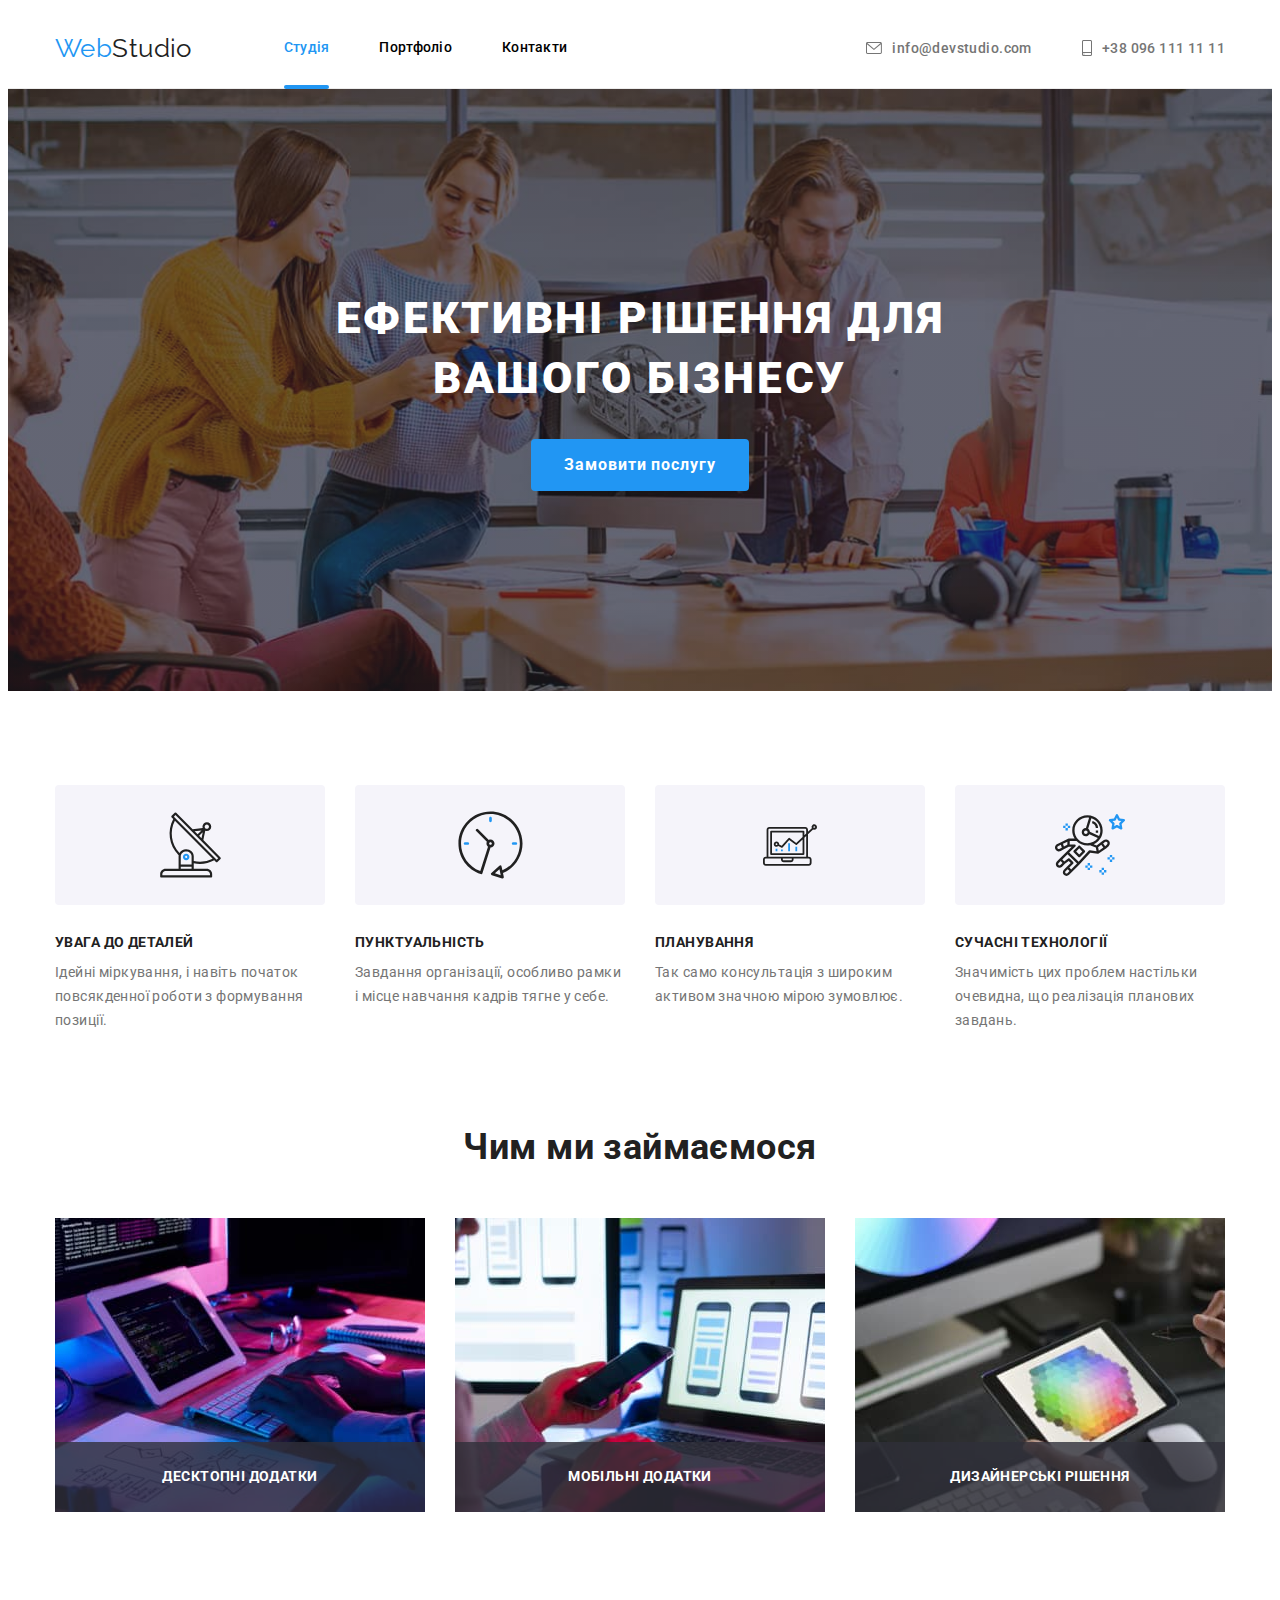
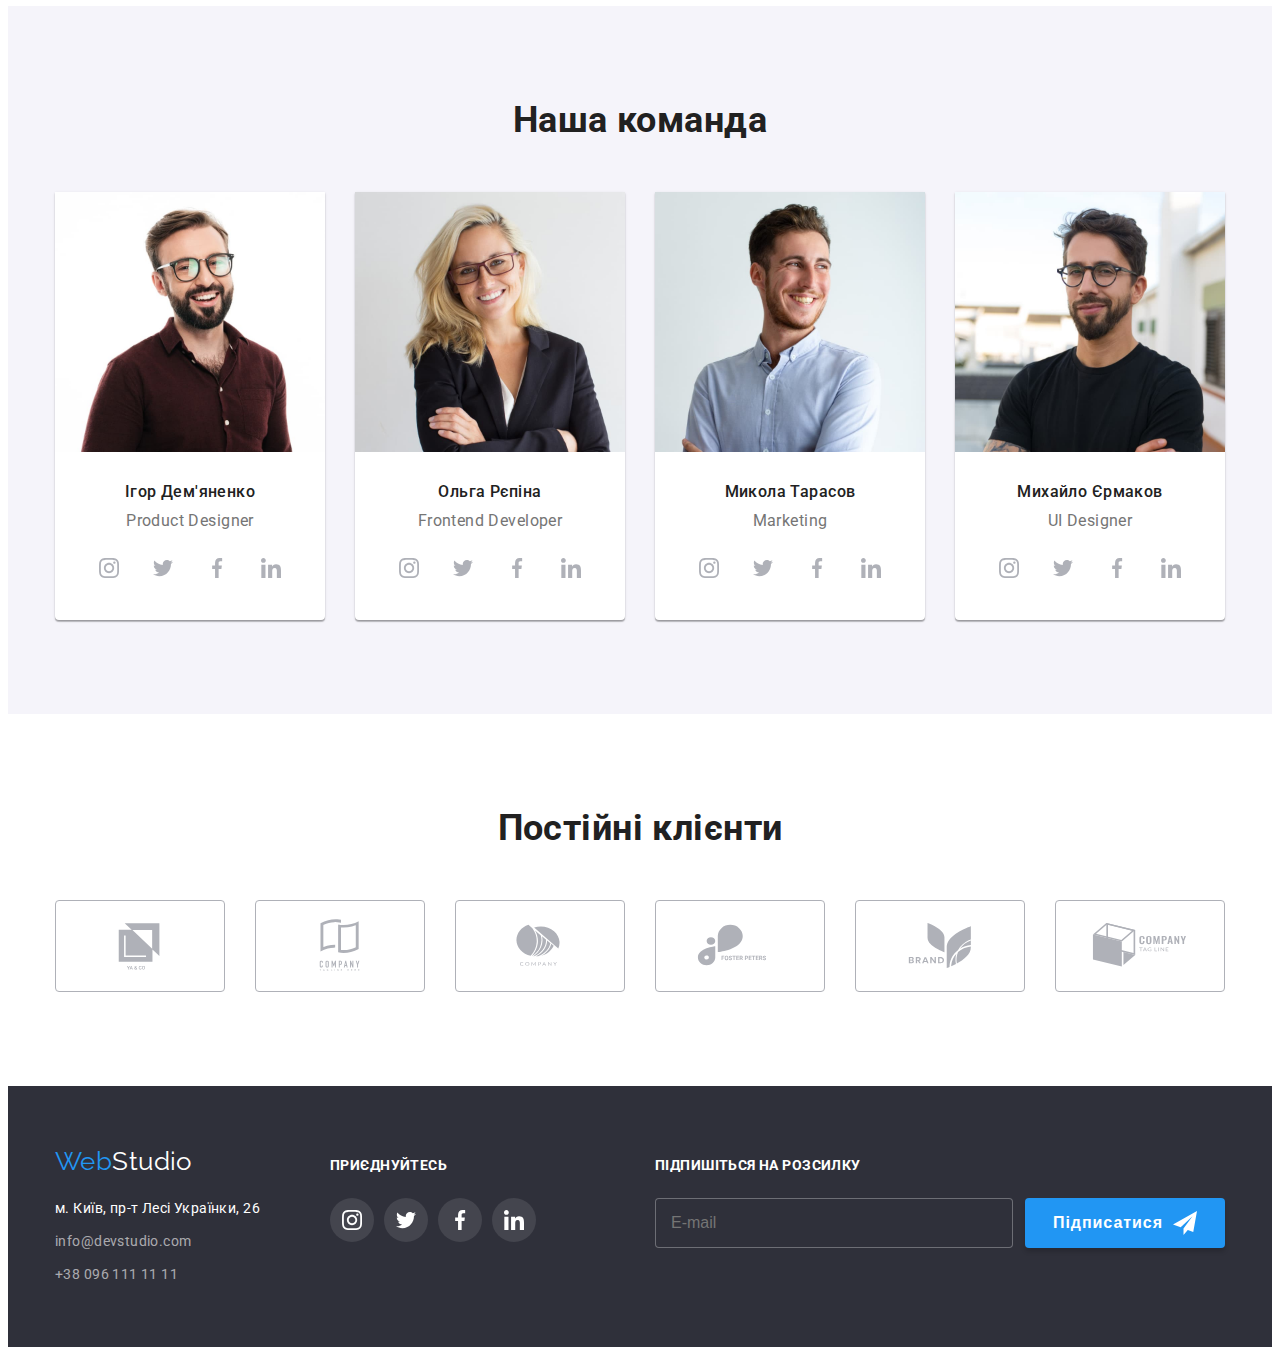
<file: index.html>
<!DOCTYPE html>
<html lang="uk">

<head>
    <meta charset="UTF-8">
    <meta http-equiv="X-UA-Compatible" content="IE=edge">
    <meta name="viewport" content="width=device-width, initial-scale=1.0">
    <title>WebStudio</title>
    <link rel="stylesheet" href="https://cdnjs.cloudflare.com/ajax/libs/modern-normalize/1.1.0/modern-normalize.min.css"
        integrity="sha512-wpPYUAdjBVSE4KJnH1VR1HeZfpl1ub8YT/NKx4PuQ5NmX2tKuGu6U/JRp5y+Y8XG2tV+wKQpNHVUX03MfMFn9Q=="
        crossorigin="anonymous" referrerpolicy="no-referrer" />
    <link rel="preconnect" href="https://fonts.googleapis.com">
    <link rel="preconnect" href="https://fonts.gstatic.com" crossorigin>
    <link
        href="https://fonts.googleapis.com/css2?family=Raleway:wght@700&family=Roboto:wght@400;500;700;900&display=swap"
        rel="stylesheet">
    <link rel="stylesheet" href="./css/style.css">
</head>

<body>
    <header class="main-header">
        <div class="container container-flex">
            <nav class="navigation">
                <a href="#" class="link nav-link"><span class="span">Web</span>Studio</a>
                <ul class="nav-list list">
                    <li class="nav-item">
                        <a href="#" class="link activ">Студія</a>
                    </li>
                    <li class="nav-item">
                        <a href="./portfolio.html" class="link">Портфоліо</a>
                    </li>
                    <li class="nav-item">
                        <a href="#" class="link">Контакти</a>
                    </li>
                </ul>
            </nav>
            <ul class="nav-contact-list list">
                <li class="nav-contact-item">
                    <a href="mailto:info@devstudio.com" class="link nav-icon">
                        <svg class="icon" width="16" height="12">
                            <use href="./images/sprite.svg#icon-envelope"> </use>
                        </svg>
                        info@devstudio.com</a>
                </li>
                <li class="nav-contact-item">
                    <a href="tel:+380961111111" class="link nav-icon">
                        <svg class="icon" width="10" height="16">
                            <use href="./images/sprite.svg#icon-smartphone"> </use>
                        </svg>
                        +38 096 111 11 11</a>
                </li>
            </ul>
        </div>
    </header>
    <main class="main">
        <section class="promo">
            <h1 class="main-title">Ефективні рішення для вашого бізнесу</h1>
            <button data-modal-open type="button" class="button button-promo">Замовити
                послугу</button>
        </section>
        <section class="about-us section">
            <div class="container">
                <h2 class="visually-hidden">Сильні сторони WebStudio</h2>
                <ul class="about-us-list list container-flex">
                    <li class="about-us-item">
                        <div class="about-us-icon-box">
                            <svg width="65" height="70">
                                <use href="./images/sprite.svg#icon-antenna"> </use>
                            </svg>
                        </div>
                        <h3 class="title-about">УВАГА ДО ДЕТАЛЕЙ</h3>
                        <p class="about-us-text">Ідейні міркування, і навіть початок повсякденної роботи з формування
                            позиції.</p>
                    </li>
                    <li class="about-us-item">
                        <div class="about-us-icon-box">
                            <svg width="67" height="70">
                                <use href="./images/sprite.svg#icon-clock"> </use>
                            </svg>
                        </div>
                        <h3 class="title-about">ПУНКТУАЛЬНІСТЬ</h3>
                        <p class="about-us-text">Завдання організації, особливо рамки і місце навчання кадрів тягне у
                            себе.
                        </p>
                    </li>
                    <li class="about-us-item">
                        <div class="about-us-icon-box">
                            <svg width="70" height="54">
                                <use href="./images/sprite.svg#icon-diagram"> </use>
                            </svg>
                        </div>
                        <h3 class="title-about">ПЛАНУВАННЯ</h3>
                        <p class="about-us-text">Так само консультація з широким активом значною мірою зумовлює.</p>
                    </li>
                    <li class="about-us-item">
                        <div class="about-us-icon-box">
                            <svg width="70" height="70">
                                <use href="./images/sprite.svg#icon-astronaut"> </use>
                            </svg>
                        </div>
                        <h3 class="title-about">СУЧАСНІ ТЕХНОЛОГІЇ</h3>
                        <p class="about-us-text">Значимість цих проблем настільки очевидна, що реалізація планових
                            завдань.
                        </p>
                    </li>
                </ul>
            </div>
        </section>
        <section class="our-work">
            <div class="container">
                <h2 class="section-title">Чим ми займаємося</h2>
                <ul class="our-work-list list container-flex">
                    <li class="our-work-item">
                        <img src="./images/box1.jpg" alt="руки людини на клавіатурі" width="370" height="294">
                        <p class="work-subtitle">Десктопні додатки</p>
                    </li>
                    <li class="our-work-item">
                        <img src="./images/box2.jpg" alt="в руці телефон, інша рука на клавіатурі ноутбука" width="370"
                            height="294">
                        <p class="work-subtitle">Мобільні додатки</p>
                    </li>
                    <li class="our-work-item">
                        <img src="./images/box3.jpg" alt="в руках планшет та стілус" width="370" height="294">
                        <p class="work-subtitle">Дизайнерські рішення</p>
                    </li>
                </ul>
            </div>
        </section>
        <section class="team section">
            <div class="container">
                <h2 class="section-title">Наша команда</h2>
                <ul class="team-list list container-flex">
                    <li class="team-item">
                        <img src="./images/img.jpg" alt="фото Ігор Дем'яненко" width="270" height="260">
                        <div class="team-box">
                            <h3 class="team-title">Ігор Дем'яненко</h3>
                            <p class="team-text">Product Designer</p>
                            <ul class="social-list list">
                                <li class="social-item">
                                    <a href="" class="socail-item-link link">
                                        <svg class="socail-item-icon" width="20" height="20">
                                            <use href="./images/sprite.svg#icon-instagram"></use>
                                        </svg>
                                    </a>
                                </li>
                                <li class="social-item">
                                    <a href="" class="socail-item-link link">
                                        <svg class="socail-item-icon" width="20" height="20">
                                            <use href="./images/sprite.svg#icon-twitter"></use>
                                        </svg>
                                    </a>
                                </li>
                                <li class="social-item">
                                    <a href="" class="socail-item-link link">
                                        <svg class="socail-item-icon" width="20" height="20">
                                            <use href="./images/sprite.svg#icon-facebook"></use>
                                        </svg>
                                    </a>
                                </li>
                                <li class="social-item">
                                    <a href="" class="socail-item-link link">
                                        <svg class="socail-item-icon" width="20" height="20">
                                            <use href="./images/sprite.svg#icon-linkedin"></use>
                                        </svg>
                                    </a>
                                </li>
                            </ul>
                        </div>
                    </li>
                    <li class="team-item">
                        <img src="./images/img2.jpg" alt="фото Ольга Рєпіна" width="270" height="260">
                        <div class="team-box">
                            <h3 class="team-title">Ольга Рєпіна</h3>
                            <p class="team-text">Frontend Developer</p>
                            <ul class="social-list list">
                                <li class="social-item">
                                    <a href="" class="socail-item-link link">
                                        <svg class="socail-item-icon" width="20" height="20">
                                            <use href="./images/sprite.svg#icon-instagram"></use>
                                        </svg>
                                    </a>
                                </li>
                                <li class="social-item">
                                    <a href="" class="socail-item-link link">
                                        <svg class="socail-item-icon" width="20" height="20">
                                            <use href="./images/sprite.svg#icon-twitter"></use>
                                        </svg>
                                    </a>
                                </li>
                                <li class="social-item">
                                    <a href="" class="socail-item-link link">
                                        <svg class="socail-item-icon" width="20" height="20">
                                            <use href="./images/sprite.svg#icon-facebook"></use>
                                        </svg>
                                    </a>
                                </li>
                                <li class="social-item">
                                    <a href="" class="socail-item-link link">
                                        <svg class="socail-item-icon" width="20" height="20">
                                            <use href="./images/sprite.svg#icon-linkedin"></use>
                                        </svg>
                                    </a>
                                </li>
                            </ul>
                        </div>
                    </li>
                    <li class="team-item">
                        <img src="./images/img3.jpg" alt="фото Микола Тарасов" width="270" height="260">
                        <div class="team-box">
                            <h3 class="team-title">Микола Тарасов</h3>
                            <p class="team-text">Marketing</p>
                            <ul class="social-list list">
                                <li class="social-item">
                                    <a href="" class="socail-item-link link">
                                        <svg class="socail-item-icon" width="20" height="20">
                                            <use href="./images/sprite.svg#icon-instagram"></use>
                                        </svg>
                                    </a>
                                </li>
                                <li class="social-item">
                                    <a href="" class="socail-item-link link">
                                        <svg class="socail-item-icon" width="20" height="20">
                                            <use href="./images/sprite.svg#icon-twitter"></use>
                                        </svg>
                                    </a>
                                </li>
                                <li class="social-item">
                                    <a href="" class="socail-item-link link">
                                        <svg class="socail-item-icon" width="20" height="20">
                                            <use href="./images/sprite.svg#icon-facebook"></use>
                                        </svg>
                                    </a>
                                </li>
                                <li class="social-item">
                                    <a href="" class="socail-item-link link">
                                        <svg class="socail-item-icon" width="20" height="20">
                                            <use href="./images/sprite.svg#icon-linkedin"></use>
                                        </svg>
                                    </a>
                                </li>
                            </ul>
                        </div>
                    </li>
                    <li class="team-item">
                        <img src="./images/img4.jpg" alt="фото Михайло Єрмаков" width="270" height="260">
                        <div class="team-box">
                            <h3 class="team-title">Михайло Єрмаков</h3>
                            <p class="team-text">UI Designer</p>
                            <ul class="social-list list">
                                <li class="social-item">
                                    <a href="" class="socail-item-link link">
                                        <svg class="socail-item-icon" width="20" height="20">
                                            <use href="./images/sprite.svg#icon-instagram"></use>
                                        </svg>
                                    </a>
                                </li>
                                <li class="social-item">
                                    <a href="" class="socail-item-link link">
                                        <svg class="socail-item-icon" width="20" height="20">
                                            <use href="./images/sprite.svg#icon-twitter"></use>
                                        </svg>
                                    </a>
                                </li>
                                <li class="social-item">
                                    <a href="" class="socail-item-link link">
                                        <svg class="socail-item-icon" width="20" height="20">
                                            <use href="./images/sprite.svg#icon-facebook"></use>
                                        </svg>
                                    </a>
                                </li>
                                <li class="social-item">
                                    <a href="" class="socail-item-link link">
                                        <svg class="socail-item-icon" width="20" height="20">
                                            <use href="./images/sprite.svg#icon-linkedin"></use>
                                        </svg>
                                    </a>
                                </li>
                            </ul>
                        </div>
                    </li>
                </ul>
            </div>
        </section>

        <section class="clients">
            <div class="container">
                <h2 class="section-title">Постійні клієнти</h2>
                <ul class="clients-list list">
                    <li class="clients-item">
                        <a href="" class="clients-item-link link">
                            <svg class="clients-item-icon" width="106" height="60">
                                <use href="./images/sprite.svg#icon-Logo-1"></use>
                            </svg>
                        </a>
                    </li>
                    <li class="clients-item">
                        <a href="" class="clients-item-link link">
                            <svg class="clients-item-icon" width="106" height="60">
                                <use href="./images/sprite.svg#icon-Logo-2"></use>
                            </svg>
                        </a>
                    </li>
                    <li class="clients-item">
                        <a href="" class="clients-item-link link">
                            <svg class="clients-item-icon" width="106" height="60">
                                <use href="./images/sprite.svg#icon-Logo-3"></use>
                            </svg>
                        </a>
                    </li>
                    <li class="clients-item">
                        <a href="" class="clients-item-link link">
                            <svg class="clients-item-icon" width="106" height="60">
                                <use href="./images/sprite.svg#icon-Logo-4"></use>
                            </svg>
                        </a>
                    </li>
                    <li class="clients-item">
                        <a href="" class="clients-item-link link">
                            <svg class="clients-item-icon" width="106" height="60">
                                <use href="./images/sprite.svg#icon-Logo-5"></use>
                            </svg>
                        </a>
                    </li>
                    <li class="clients-item">
                        <a href="" class="clients-item-link link">
                            <svg class="clients-item-icon" width="106" height="60">
                                <use href="./images/sprite.svg#icon-Logo-6"></use>
                            </svg>
                        </a>
                    </li>
                </ul>
            </div>
        </section>
    </main>
    <footer class="main-footer">
        <div class="container  flex-footer">
            <div>
                <a href="./index.html" class="nav-link link-footer"><span class="span">Web</span>Studio</a>
                <address class="address">
                    <ul class="address-list list">
                        <li class="address-item"><a href="https://goo.gl/maps/CPtrU1FHBa2aNyZL9" target="_blank"
                                rel="noopener noreferrer" class="link">м. Київ, пр-т Лесі Українки, 26</a> </li>
                        <li class="address-item address-item-nav"><a href="mailto:info@devstudio.com"
                                class="link">info@devstudio.com</a>
                        </li>
                        <li class="address-item address-item-nav"><a href="tel:+380961111111" class="link">
                                +38 096 111 11 11</a>
                        </li>
                    </ul>
                </address>
            </div>
            <div class="social-box">
                <p class="social-text">приєднуйтесь</p>
                <ul class="social-list list social-list-footer">
                    <li class="social-item social-item-footer">
                        <a href="" class="socail-item-link socail-item-link-footer link">
                            <svg class="socail-item-icon" width="20" height="20">
                                <use href="./images/sprite.svg#icon-instagram"></use>
                            </svg>
                        </a>
                    </li>
                    <li class="social-item social-item-footer">
                        <a href="" class="socail-item-link socail-item-link-footer link">
                            <svg class="socail-item-icon" width="20" height="20">
                                <use href="./images/sprite.svg#icon-twitter"></use>
                            </svg>
                        </a>
                    </li>
                    <li class="social-item social-item-footer">
                        <a href="" class="socail-item-link socail-item-link-footer link">
                            <svg class="socail-item-icon" width="20" height="20">
                                <use href="./images/sprite.svg#icon-facebook"></use>
                            </svg>
                        </a>
                    </li>
                    <li class="social-item social-item-footer">
                        <a href="" class="socail-item-link socail-item-link-footer link">
                            <svg class="socail-item-icon" width="20" height="20">
                                <use href="./images/sprite.svg#icon-linkedin"></use>
                            </svg>
                        </a>
                    </li>
                </ul>
            </div>

            <form class="social-form">
                <label class="social-form-label">
                    <strong class="social-text text-footer-form">Підпишіться на розсилку</strong>
                    <input type="email" class="footer-form-input" name="e-mail" placeholder="E-mail">
                </label>
                <button type="submit" class="footer-form-button">
                    <span class="footer-span">Підписатися</span>
                    <svg class="footer-form-icon" width="24" height="24">
                        <use href="./images/sprite.svg#icon-icon-send"></use>
                    </svg>
                </button>
            </form>


        </div>
    </footer>
    <div class="backdrop is-hidden" data-modal>
        <div class="modal">
            <button data-modal-close class="btn-close" type="button">
                <svg class="modal-icon" width="18" height="18">
                    <use href="./images/sprite.svg#icon-close"></use>
                </svg>
            </button>
            <p class="modal-form-title">Залиште свої дані, ми вам передзвонимо</p>
            <form class="modal-form">
                <label class="modal-form-label">
                    <span class="modal-form-caption">Імʼя</span>
                    <span class="modal-form-input-span">
                        <input type="text" class="modal-form-input" name="user_name">
                        <svg class="modal-form-input-icon" width="18" height="18">
                            <use href="./images/sprite.svg#icon-person"></use>
                        </svg>
                    </span>
                </label>
                <label class="modal-form-label">
                    <span class="modal-form-caption">Телефон</span>
                    <span class="modal-form-input-span">
                        <input type="tel" class="modal-form-input" title="xxx-xxx-xx-xx" name="user_phone">
                        <svg class="modal-form-input-icon" width="18" height="18">
                            <use href="./images/sprite.svg#icon-phone"></use>
                        </svg>
                    </span>
                </label>
                <label class="modal-form-label">
                    <span class="modal-form-caption">Пошта</span>
                    <span class="modal-form-input-span">
                        <input type="email" class="modal-form-input" title="" name="user_email">
                        <svg class="modal-form-input-icon" width="18" height="18">
                            <use href="./images/sprite.svg#icon-email"></use>
                        </svg>
                    </span>
                </label>
                <label class="modal-form-label">
                    <span class="modal-form-caption">Коментар</span>
                    <textarea name="user_message" class="modal-form-message" placeholder="Введіть текст"></textarea>
                </label>

                <div class="modal-form-checkbox">
                    <input type="checkbox" class="modal-form-own-checkbox visually-hidden" id="accept-checkbox"
                        name="accept-policy" required>
                    <label for="accept-checkbox" class="modal-checkbox">
                        Погоджуюся з розсилкою та приймаю&nbsp;<a class="modal-link" href="">Умови договору</a>
                    </label>
                </div>

                <button type="submit" class="modal-form-sumbit">Відправити</button>
            </form>
        </div>
    </div>

    <script src="./js/modal.js"></script>
</body>

</html>
</file>
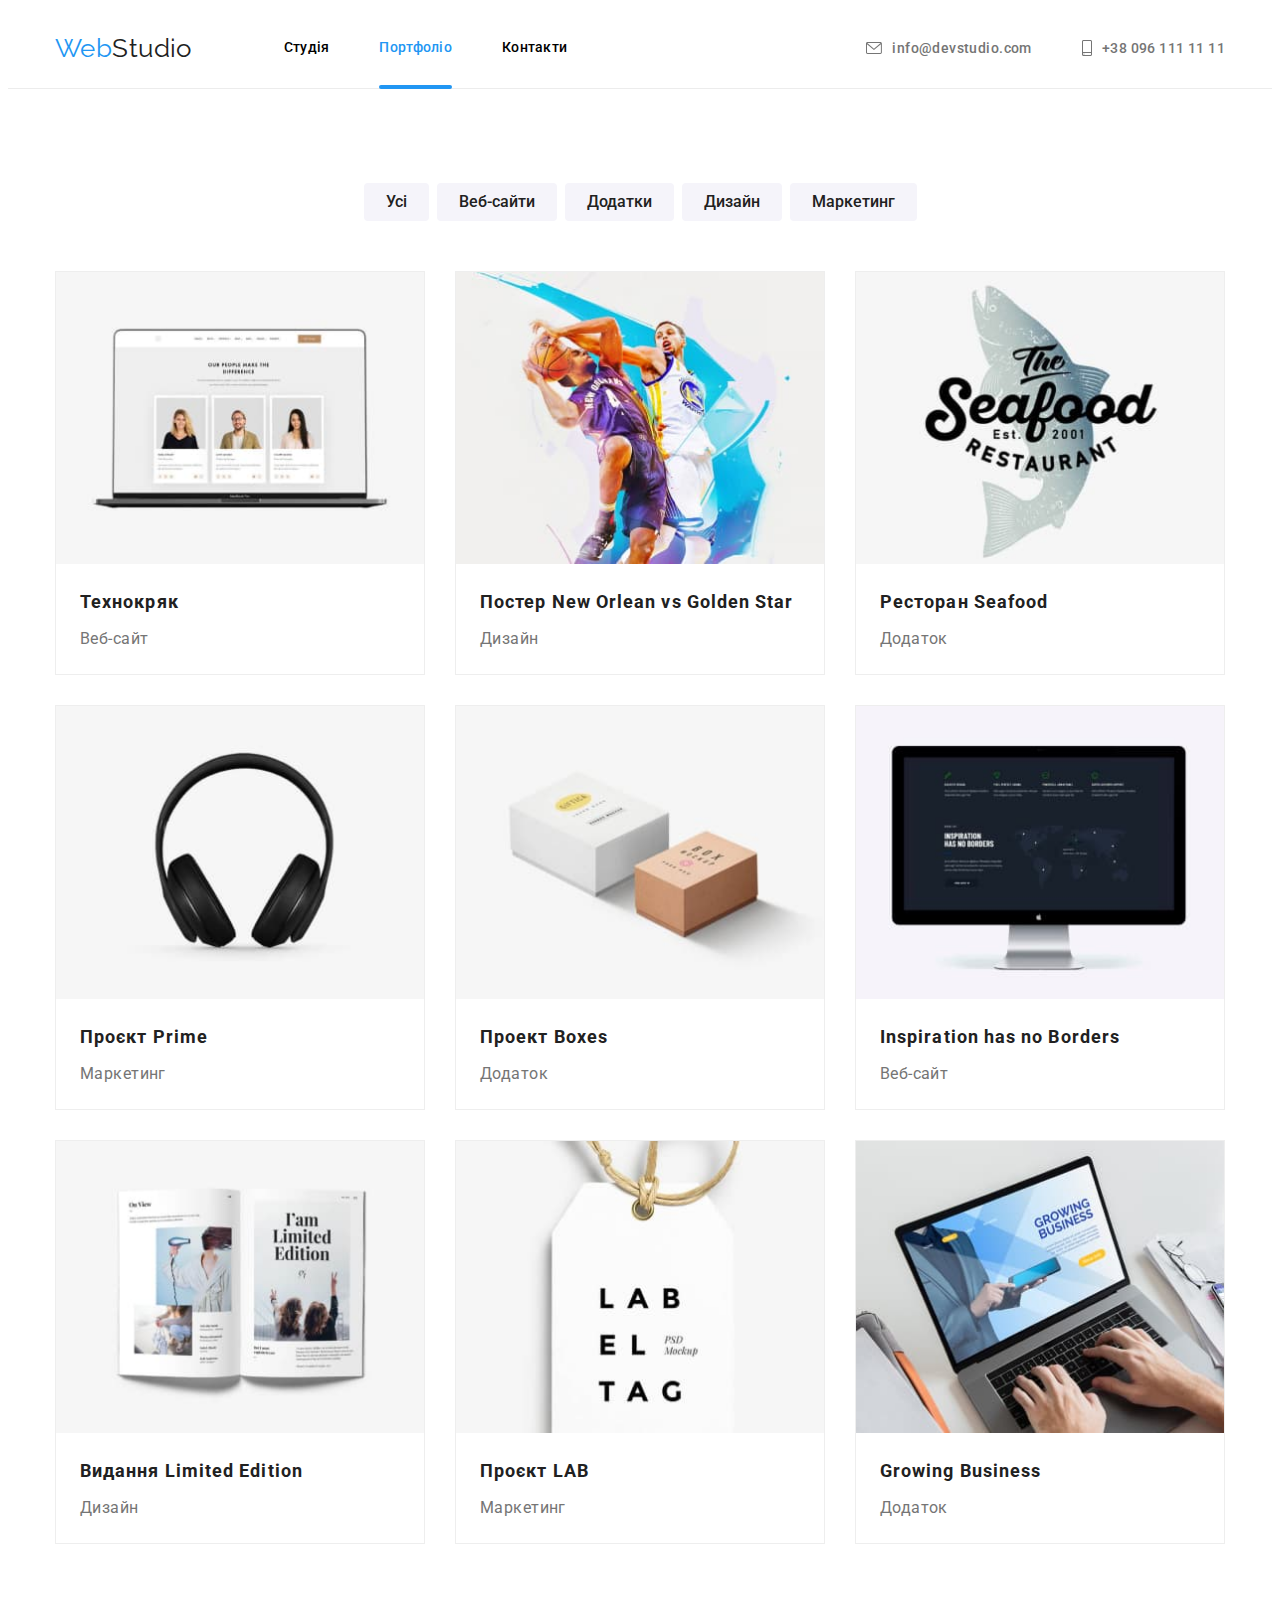
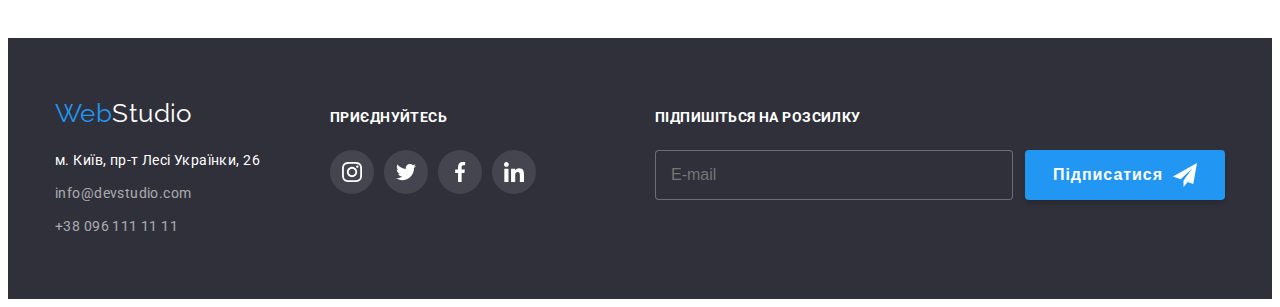
<file: portfolio.html>
<!DOCTYPE html>
<html lang="uk">

<head>
    <meta charset="UTF-8">
    <meta http-equiv="X-UA-Compatible" content="IE=edge">
    <meta name="viewport" content="width=device-width, initial-scale=1.0">
    <title>Портфоліо</title>
    <link rel="stylesheet" href="https://cdnjs.cloudflare.com/ajax/libs/modern-normalize/1.1.0/modern-normalize.min.css"
        integrity="sha512-wpPYUAdjBVSE4KJnH1VR1HeZfpl1ub8YT/NKx4PuQ5NmX2tKuGu6U/JRp5y+Y8XG2tV+wKQpNHVUX03MfMFn9Q=="
        crossorigin="anonymous" referrerpolicy="no-referrer" />
    <link rel="preconnect" href="https://fonts.googleapis.com">
    <link rel="preconnect" href="https://fonts.gstatic.com" crossorigin>
    <link
        href="https://fonts.googleapis.com/css2?family=Raleway:wght@700&family=Roboto:wght@400;500;700;900&display=swap"
        rel="stylesheet">
    <link rel="stylesheet" href="./css/style.css">

</head>

<body>
    <header class="main-header">
        <div class="container container-flex">
            <nav class="navigation">
                <a href="./index.html" class="link nav-link"><span class="span">Web</span>Studio</a>
                <ul class="nav-list list">
                    <li class="nav-item">
                        <a href="./index.html" class="link">Студія</a>
                    </li>
                    <li class="nav-item">
                        <a href="#" class="link activ current">Портфоліо</a>
                    </li>
                    <li class="nav-item">
                        <a href="#" class="link">Контакти</a>
                    </li>
                </ul>
            </nav>
            <ul class="nav-contact-list list">
                <li class="nav-contact-item">
                    <a href="mailto:info@devstudio.com" class="link nav-icon">
                        <svg class="icon" width="16" height="12">
                            <use href="./images/sprite.svg#icon-envelope"> </use>
                        </svg>
                        info@devstudio.com</a>
                </li>
                <li class="nav-contact-item">
                    <a href="tel:+380961111111" class="link nav-icon">
                        <svg class="icon" width="10" height="16">
                            <use href="./images/sprite.svg#icon-smartphone"> </use>
                        </svg>
                        +38 096 111 11 11</a>
                </li>
            </ul>
        </div>
    </header>
    <main class="main-porfolio">
        <section class="porfolio section">
            <div class="container">
                <h1 class="visually-hidden">Портфоліо</h1>
                <ul class="porfolio-button-list list container-flex">
                    <li class="porfolio-button-item"><button type="button" class="button button-porfolio">Усі</button>
                    </li>
                    <li class="porfolio-button-item"><button type="button"
                            class="button button-porfolio">Веб-сайти</button>
                    </li>
                    <li class="porfolio-button-item"><button type="button"
                            class="button button-porfolio">Додатки</button>
                    </li>
                    <li class="porfolio-button-item"><button type="button"
                            class="button button-porfolio">Дизайн</button>
                    </li>
                    <li class="porfolio-button-item"><button type="button"
                            class="button button-porfolio">Маркетинг</button>
                    </li>
                </ul>
                <ul class="our-works-list list">
                    <li class="our-works-item">
                        <a href="#" class="link-works">
                            <div class="works-card">
                                <img src="./images/list1.jpg" alt="На мониторі зображення людей" width="370"
                                    height="294">
                                <p class="over-text">
                                    Ресурс пропонує комплексні пропозиції з різним рівнем функціоналу та сервісів. Все
                                    це дозволить відвідувачу отримати
                                    вичерпні відомості про компанію чи приватну особу.
                                </p>
                            </div>
                            <div class="works-box">
                                <h2 class="our-work-title">Технокряк</h2>
                                <p class="work-text">Веб-сайт</p>
                            </div>
                        </a>
                    </li>
                    <li class="our-works-item">
                        <a href="#" class="link-works">
                            <div class="works-card">
                                <img src="./images/list2.jpg" alt="Постер з болейболістами" width="370" height="294">
                                <p class="over-text">
                                    Lorem ipsum dolor sit amet consectetur adipisicing elit. Nam hic
                                    distinctio quidem quos odit fuga iusto et similique minima? Numquam amet modi at
                                    dolorum corporis? Exercitationem blanditiis nostrum laboriosam quaerat.
                                </p>
                            </div>
                            <div class="works-box">
                                <h2 class="our-work-title">Постер New Orlean vs Golden Star</h2>
                                <p class="work-text">Дизайн</p>
                            </div>
                        </a>
                    </li>
                    <li class="our-works-item">
                        <a href="#" class="link-works">
                            <div class="works-card">
                                <img src="./images/list3.jpg" alt="Логотип рибного ресторана Seafood" width="370"
                                    height="294">
                                <p class="over-text">
                                    Lorem ipsum dolor sit amet consectetur adipisicing elit. Nam hic
                                    distinctio quidem quos odit fuga iusto et similique minima? Numquam amet modi at
                                    dolorum corporis? Exercitationem blanditiis nostrum laboriosam quaerat.
                                </p>
                            </div>
                            <div class="works-box">
                                <h2 class="our-work-title">Ресторан Seafood</h2>
                                <p class="work-text">Додаток</p>
                            </div>
                        </a>
                    </li>
                    <li class="our-works-item">
                        <a href="#" class="link-works">
                            <div class="works-card">
                                <img src="./images/list4.jpg" alt="Навушники" width="370" height="294">
                                <p class="over-text">
                                    Lorem ipsum dolor sit amet consectetur adipisicing elit. Nam hic
                                    distinctio quidem quos odit fuga iusto et similique minima? Numquam amet modi at
                                    dolorum corporis? Exercitationem blanditiis nostrum laboriosam quaerat.
                                </p>
                            </div>
                            <div class="works-box">
                                <h2 class="our-work-title">Проєкт Prime</h2>
                                <p class="work-text">Маркетинг</p>
                            </div>
                        </a>
                    </li>
                    <li class="our-works-item">
                        <a href="#" class="link-works">
                            <div class="works-card">
                                <img src="./images/list5.jpg" alt="Дві коробочки" width="370" height="294">
                                <p class="over-text">
                                    Lorem ipsum dolor sit amet consectetur adipisicing elit. Nam hic
                                    distinctio quidem quos odit fuga iusto et similique minima? Numquam amet modi at
                                    dolorum corporis? Exercitationem blanditiis nostrum laboriosam quaerat.
                                </p>
                            </div>
                            <div class="works-box">
                                <h2 class="our-work-title">Проект Boxes</h2>
                                <p class="work-text">Додаток</p>
                            </div>
                        </a>
                    </li>
                    <li class="our-works-item">
                        <a href="#" class="link-works">
                            <div class="works-card">
                                <img src="./images/list6.jpg" alt="Монитор" width="370" height="294">
                                <p class="over-text">
                                    Lorem ipsum dolor sit amet consectetur adipisicing elit. Nam hic
                                    distinctio quidem quos odit fuga iusto et similique minima? Numquam amet modi at
                                    dolorum corporis? Exercitationem blanditiis nostrum laboriosam quaerat.
                                </p>
                            </div>
                            <div class="works-box">
                                <h2 class="our-work-title">Inspiration has no Borders</h2>
                                <p class="work-text">Веб-сайт</p>
                            </div>
                        </a>
                    </li>
                    <li class="our-works-item">
                        <a href="#" class="link-works">
                            <div class="works-card">
                                <img src="./images/list7.jpg" alt="Разворот женского журнала" width="370" height="294">
                                <p class="over-text">
                                    Lorem ipsum dolor sit amet consectetur adipisicing elit. Nam hic
                                    distinctio quidem quos odit fuga iusto et similique minima? Numquam amet modi at
                                    dolorum corporis? Exercitationem blanditiis nostrum laboriosam quaerat.
                                </p>
                            </div>
                            <div class="works-box">
                                <h2 class="our-work-title">Видання Limited Edition</h2>
                                <p class="work-text">Дизайн</p>
                            </div>
                        </a>
                    </li>
                    <li class="our-works-item">
                        <a href="#" class="link-works">
                            <div class="works-card">
                                <img src="./images/list8.jpg" alt="Ярлык" width="370" height="294">
                                <p class="over-text">
                                    Lorem ipsum dolor sit amet consectetur adipisicing elit. Nam hic
                                    distinctio quidem quos odit fuga iusto et similique minima? Numquam amet modi at
                                    dolorum corporis? Exercitationem blanditiis nostrum laboriosam quaerat.
                                </p>
                            </div>
                            <div class="works-box">
                                <h2 class="our-work-title">Проєкт LAB</h2>
                                <p class="work-text">Маркетинг</p>
                            </div>
                        </a>
                    </li>
                    <li class="our-works-item">
                        <a href="#" class="link-works">
                            <div class="works-card">
                                <img src="./images/list9.jpg" alt="Руки на клавиатуре ноутбука" width="370"
                                    height="294">
                                <p class="over-text">
                                    Lorem ipsum dolor sit amet consectetur adipisicing elit. Nam hic
                                    distinctio quidem quos odit fuga iusto et similique minima? Numquam amet modi at
                                    dolorum corporis? Exercitationem blanditiis nostrum laboriosam quaerat.
                                </p>
                            </div>
                            <div class="works-box">
                                <h2 class="our-work-title">Growing Business</h2>
                                <p class="work-text">Додаток</p>
                            </div>
                        </a>
                    </li>
                </ul>
            </div>
        </section>
    </main>
    <footer class="main-footer">
        <div class="container container-flex flex-footer">
            <div>
                <a href="./index.html" class="nav-link link-footer"><span class="span">Web</span>Studio</a>
                <address class="address">
                    <ul class="address-list list">
                        <li class="address-item"><a href="https://goo.gl/maps/CPtrU1FHBa2aNyZL9" target="_blank"
                                rel="noopener noreferrer" class="link">м. Київ, пр-т Лесі Українки, 26</a> </li>
                        <li class="address-item address-item-nav"><a href="mailto:info@devstudio.com"
                                class="link">info@devstudio.com</a>
                        </li>
                        <li class="address-item address-item-nav"><a href="tel:+380961111111" class="link">
                                +38 096 111 11 11</a>
                        </li>
                    </ul>
                </address>
            </div>
            <div class="social-box">
                <p class="social-text">приєднуйтесь</p>
                <ul class="social-list list social-list-footer">
                    <li class="social-item social-item-footer">
                        <a href="" class="socail-item-link socail-item-link-footer link">
                            <svg class="socail-item-icon" width="20" height="20">
                                <use href="./images/sprite.svg#icon-instagram"></use>
                            </svg>
                        </a>
                    </li>
                    <li class="social-item social-item-footer">
                        <a href="" class="socail-item-link socail-item-link-footer link">
                            <svg class="socail-item-icon" width="20" height="20">
                                <use href="./images/sprite.svg#icon-twitter"></use>
                            </svg>
                        </a>
                    </li>
                    <li class="social-item social-item-footer">
                        <a href="" class="socail-item-link socail-item-link-footer link">
                            <svg class="socail-item-icon" width="20" height="20">
                                <use href="./images/sprite.svg#icon-facebook"></use>
                            </svg>
                        </a>
                    </li>
                    <li class="social-item social-item-footer">
                        <a href="" class="socail-item-link socail-item-link-footer link">
                            <svg class="socail-item-icon" width="20" height="20">
                                <use href="./images/sprite.svg#icon-linkedin"></use>
                            </svg>
                        </a>
                    </li>
                </ul>
            </div>

            <form class="social-form">
                <label class="social-form-label">
                    <strong class="social-text text-footer-form">Підпишіться на розсилку</strong>
                    <input type="email" class="footer-form-input" name="e-mail" placeholder="E-mail">
                </label>
                <button type="submit" class="footer-form-button">
                    <span class="footer-span">Підписатися</span>
                    <svg class="footer-form-icon" width="24" height="24">
                        <use href="./images/sprite.svg#icon-icon-send"></use>
                    </svg>
                </button>
            </form>


        </div>
    </footer>
</body>

</html>
</file>
<file: css/style.css>
:root {
  --main-color: #ffffff;
  --main-dark-background: #2f303a;
  --main-light-background: #f5f4fa;
  --main-promo-background: #c4c4c4;
  --card-background: rgba(33, 150, 243, 0.9);

  --main-font-color: #757575;
  --font-h-color: #212121;
  --accent-color: #2196f3;
  --dark-font-color: #000;
  --footer-color: rgba(255, 255, 255, 0.6);

  --color-borders: #ececec;
  --color-border-works: #eeeeee;
  --color-hover-button: #188ce8;
  --color-shadow-button: 0px 4px 4px rgba(0, 0, 0, 0.15);
  --color-shadow-porfolio: 0px 3px 1px rgba(0, 0, 0, 0.1),
    0px 1px 2px rgba(0, 0, 0, 0.08), 0px 2px 2px rgba(0, 0, 0, 0.12);
  --color-shadow-team: 0px 1px 3px rgba(0, 0, 0, 0.12),
    0px 1px 1px rgba(0, 0, 0, 0.14), 0px 2px 1px rgba(0, 0, 0, 0.2);
  --color-shadow-works: 0px 1px 1px rgba(0, 0, 0, 0.12),
    0px 4px 4px rgba(0, 0, 0, 0.06), 1px 4px 6px rgba(0, 0, 0, 0.16);
  --color-promo-gradient: rgba(47, 48, 58, 0.4);
  --color-subtitle: rgba(47, 48, 58, 0.8);
  --color-icon: #afb1b8;
  --color-fon-footer-icon: rgba(255, 255, 255, 0.1);
  --color-footer-border: rgba(255, 255, 255, 0.3);

  --backdrop-color: rgba(0, 0, 0, 0.2);
  --timing-duration: 250ms;
  --cubic: cubic-bezier(0.4, 0, 0.2, 1);
  --modal-btn: rgba(0, 0, 0, 0.1);

  --modal-border: rgba(33, 33, 33, 0.2);
}

*,
*::before,
*::after {
  box-sizing: border-box;
}

body {
  font-family: "Roboto", sans-serif;
  font-size: 14px;
  letter-spacing: 0.03em;

  color: var(--main-font-color);
  background-color: var(--main-color);
}

h1,
h2,
h3,
h4,
h5,
h6,
p,
ul {
  padding: 0;
  margin: 0;
}

img {
  display: block;
  max-width: 100%;
  height: auto;
}

.visually-hidden {
  position: absolute;
  white-space: nowrap;
  width: 1px;
  height: 1px;
  overflow: hidden;
  border: 0;
  padding: 0;
  clip: rect(0 0 0 0);
  clip-path: inset(50%);
  margin: -1px;
}

.container {
  margin-left: auto;
  margin-right: auto;
  width: 1200px;
  padding-left: 15px;
  padding-right: 15px;
}

.container-flex {
  display: flex;
}

.link {
  text-decoration: none;
  color: inherit;
}

.link:focus,
.link:hover,
.button:hover,
.button:focus {
  color: var(--accent-color);
}

.list {
  list-style: none;
}

.address {
  font-style: normal;
}

.button {
  border: none;
  background-color: transparent;
  cursor: pointer;
  font-family: inherit;
}

.section {
  padding-top: 94px;
  padding-bottom: 94px;
}

.activ {
  color: var(--accent-color);
  position: relative;
}

.activ::after {
  position: absolute;
  content: "";
  width: 100%;
  height: 4px;
  border-radius: 2px;
  background-color: currentColor;
  left: 0;
  bottom: -1px;
}

/* header */

.main-header {
  border-bottom: 1px solid var(--color-borders);
}

.navigation,
.nav-list,
.nav-contact-list {
  display: flex;
  align-items: center;
  justify-content: center;
}

.nav-contact-list {
  margin-left: auto;
}

.nav-link {
  margin-right: 92px;

  font-family: "Raleway", sans-serif;
  font-size: 26px;
  line-height: 1.19;
  color: var(--font-h-color);
}

.nav-item .link {
  display: block;
  padding-top: 32px;
  padding-bottom: 32px;

  transition: color var(--timing-duration) var(--cubic);
}

.navigation .link {
  transition: color var(--timing-duration) var(--cubic);
}

.span {
  color: var(--accent-color);
}

.nav-item,
.nav-plus-item {
  font-weight: 500;
  line-height: 1.14;
  letter-spacing: 0.02em;
  color: var(--dark-font-color);
}

.nav-list .nav-item:not(:last-child) {
  margin-right: 50px;
}

.nav-contact-item {
  font-weight: 500;
  font-size: 14px;
  color: var(--main-font-color);
}

.nav-contact-item .link {
  padding-top: 32px;
  padding-bottom: 32px;

  transition: color var(--timing-duration) var(--cubic);
}

.nav-contact-list .nav-contact-item + .nav-contact-item {
  margin-left: 50px;
}

.icon {
  margin-right: 10px;
}

.nav-icon {
  display: flex;
  align-items: center;

  fill: var(--main-font-color);
  transition: fill var(--timing-duration) var(--cubic);
}

.nav-icon:focus,
.nav-icon:hover {
  fill: var(--accent-color);
}

/* main  --  promo */

.promo {
  text-align: center;
  padding: 200px 0;

  max-width: 1600px;
  margin: auto;

  background-image: linear-gradient(
      var(--color-promo-gradient),
      var(--color-promo-gradient)
    ),
    url(../images/fon-img.jpg);
  background-color: var(--main-promo-background);
  background-repeat: no-repeat;
  background-size: cover;
  background-position: center;
}

.main-title {
  margin-bottom: 30px;
  margin-left: auto;
  margin-right: auto;
  width: 696px;

  font-weight: 900;
  text-transform: uppercase;
  font-size: 44px;
  line-height: 1.36;
  letter-spacing: 0.06em;
  color: var(--main-color);
}

.button-promo {
  display: inline-block;
  padding: 10px 32px;
  border: 1px solid transparent;
  min-width: 216px;
  border-radius: 4px;

  font-weight: 700;
  font-size: 16px;
  line-height: 1.88;
  letter-spacing: 0.06em;

  color: var(--main-color);
  background-color: var(--accent-color);

  transition: color var(--timing-duration) var(--cubic);
}

.button-promo:hover,
.button-promo:focus {
  background-color: var(--color-hover-button);
  color: var(--main-color);
  box-shadow: var(--color-shadow-button);
}

/* main  --  about us */

.title-about,
.section-title,
.team-title,
.our-work-title {
  color: var(--font-h-color);
}

.section-title {
  margin-bottom: 50px;

  text-align: center;

  font-size: 36px;
  line-height: 1.16;
}

.title-about {
  margin-bottom: 10px;

  text-transform: uppercase;
  font-size: 14px;
  font-weight: 700;
  line-height: 1.14;
}

.about-us-list .about-us-item:not(:last-child) {
  margin-right: 30px;
}

.about-us-text {
  line-height: 1.71;
}

.about-us-icon-box {
  width: 270px;
  height: 120px;
  display: flex;
  align-items: center;
  justify-content: center;

  margin-bottom: 30px;

  border-radius: 4px;
  background-color: var(--main-light-background);
}

/* main  --  our-work */

.our-work-list .our-work-item:not(:last-child) {
  margin-right: 30px;
}

.our-work {
  padding-bottom: 94px;
}

.our-work-item {
  position: relative;
}

.work-subtitle {
  position: absolute;
  display: flex;
  justify-content: center;
  align-items: center;

  font-weight: 700;
  font-size: 14px;
  line-height: 1.14;

  letter-spacing: 0.03em;
  text-transform: uppercase;
  color: var(--main-color);
  width: 100%;
  height: 70px;
  background: var(--color-subtitle);
  bottom: 0;
}

/* main  --  team */

.team {
  background-color: var(--main-light-background);
}

.team-item {
  background-color: var(--main-color);
  box-shadow: var(--color-shadow-team);
  border-radius: 0px 0px 4px 4px;
}

.team-list .team-item:not(:last-child) {
  margin-right: 30px;
}

.team-box {
  padding-top: 30px;
  padding-bottom: 30px;
}

.team-title {
  margin-bottom: 10px;
  text-align: center;

  font-weight: 500;
  font-size: 16px;
  line-height: 1.19;
}

.team-text {
  text-align: center;

  margin-bottom: 16px;

  font-size: 16px;
  line-height: 1.19;
}

.social-list {
  display: flex;
  justify-content: center;
}

.social-list .social-item:not(:last-child) {
  margin-right: 10px;
}

.socail-item-link {
  display: flex;
  align-items: center;
  justify-content: center;

  width: 44px;
  height: 44px;

  border-radius: 50%;

  fill: var(--color-icon);

  transition: fill var(--timing-duration) var(--cubic),
    background-color var(--timing-duration) var(--cubic);
}

.socail-item-link:hover,
.socail-item-link:focus {
  background-color: var(--accent-color);
  fill: var(--main-color);
}

/* main  --  clients */

.clients {
  padding-top: 94px;
  padding-bottom: 94px;
}

.clients-list {
  display: flex;
}

.clients-list .clients-item:not(:last-child) {
  margin-right: 30px;
}

.clients-item-link {
  display: flex;
  align-items: center;
  justify-content: center;

  width: 170px;
  height: 92px;
  border: 1px solid var(--color-icon);
  border-radius: 4px;

  fill: var(--color-icon);

  transition: fill var(--timing-duration) var(--cubic),
    border var(--timing-duration) var(--cubic);
}

.clients-item-link:hover,
.clients-item-link:focus {
  fill: var(--accent-color);
  border: 1px solid var(--accent-color);
}

/* footer */

.main-footer {
  padding-top: 60px;
  padding-bottom: 60px;

  background-color: var(--main-dark-background);
}

.flex-footer {
  display: flex;
  align-items: baseline;
}

.link-footer {
  display: inline-block;
  margin-bottom: 20px;
  margin-right: 0;

  text-decoration: none;
  color: var(--main-color);
}

.address-item {
  line-height: 1.71;
  color: var(--main-color);
}

.address-item .link {
  transition: color var(--timing-duration) var(--cubic);
}

.address-item-nav {
  line-height: 1.71;
  color: var(--footer-color);
}

.social-box {
  margin-left: 70px;
}

.social-text {
  margin-bottom: 20px;
  font-weight: 700;
  font-size: 14px;
  line-height: 1.71;
  text-transform: uppercase;
  color: var(--main-color);
}

.social-item-footer {
  background-color: var(--color-fon-footer-icon);
  border-radius: 50%;
}

.socail-item-link-footer {
  fill: var(--main-color);
  transition: background-color var(--timing-duration) var(--cubic);
}

.text-footer-form {
  display: block;
  margin-bottom: 20px;
}

.social-form {
  display: flex;
  margin-left: auto;
  align-items: flex-end;
  width: 570px;
}

.social-form-label {
  width: 358px;
  text-align: left;
  margin-right: 12px;
}

.footer-form-input {
  height: 50px;
  width: 100%;
  outline: none;
  border: 1px solid var(--color-footer-border);

  border-radius: 4px;
  background-color: var(--main-dark-background);
  padding: 15px;
  margin-right: 12px;

  font-size: 16px;
  line-height: 1.25;
  color: var(--footer-color);

  cursor: pointer;

  transition: border-color var(--timing-duration) var(--cubic);
}

.footer-form-input:hover,
.footer-form-input:focus {
  border-color: var(--accent-color);
}

.footer-form-button {
  align-items: center;
  justify-content: center;
  display: flex;

  background-color: var(--accent-color);
  border-radius: 4px;
  border: none;
  box-shadow: 0px 4px 4px rgba(0, 0, 0, 0.15);
  padding: 10px 28px;

  transition: background-color var(--timing-duration) var(--cubic);

  cursor: pointer;
}

.footer-form-button:hover,
.footer-form-button:focus {
  background-color: var(--color-hover-button);
}

.footer-form-icon {
  fill: var(--main-color);
}

.footer-span {
  color: var(--main-color);
  font-family: inherit;
  font-weight: 700;
  font-size: 16px;
  line-height: 1.88;
  text-align: center;
  letter-spacing: 0.06em;

  margin-right: 10px;
}

/*  portfolio  */

.porfolio-button-list {
  justify-content: center;
  margin-bottom: 50px;
}

.button-porfolio {
  padding: 6px 22px;
  border-radius: 4px;

  font-weight: 500;
  font-size: 16px;
  line-height: 1.62;
  color: var(--font-h-color);
  background-color: var(--main-light-background);

  transition: color var(--timing-duration) var(--cubic),
    background-color var(--timing-duration) var(--cubic),
    box-shadow var(--timing-duration) var(--cubic);
}

.porfolio-button-list .porfolio-button-item:not(:last-child) {
  margin-right: 8px;
}

.button-porfolio:hover,
.button-porfolio:focus {
  background-color: var(--accent-color);
  color: var(--main-color);
  box-shadow: var(--color-shadow-porfolio);
}

.link-works {
  display: block;

  text-decoration: none;
  color: inherit;

  transition: box-shadow var(--timing-duration) var(--cubic);
}

.link-works:hover,
.link-works:focus {
  box-shadow: var(--color-shadow-works);
}

.works-box {
  padding: 20px 24px;
}

.our-work-title {
  margin-bottom: 4px;

  font-weight: 700;
  font-size: 18px;
  line-height: 2;
  letter-spacing: 0.06em;
}

.work-text {
  font-size: 16px;
  line-height: 1.88;
}

.works-card {
  position: relative;
  overflow: hidden;
}

.works-card::before {
  display: inline-block;
  position: absolute;
  opacity: 0;
  content: "";
  width: 100%;
  height: 100%;
  background-color: var(--card-background);

  transform: translateY(100%);
  transition: opacity var(--timing-duration) var(--cubic),
    transform var(--timing-duration) var(--cubic);
}

.over-text {
  position: absolute;
  top: 0;
  left: 0;
  bottom: 0;
  right: 0;
  display: inline-block;
  opacity: 0;

  padding: 63px 24px;

  font-size: 18px;
  line-height: 1.5;
  color: var(--main-color);

  transform: translateY(100%);
  transition: opacity var(--timing-duration) var(--cubic),
    transform var(--timing-duration) var(--cubic);
}

.link-works:hover .over-text,
.link-works:focus .over-text {
  opacity: 1;
  transform: translateY(0);
}

.link-works:hover .works-card::before,
.link-works:focus .works-card::before {
  opacity: 1;
  transform: translateY(0);
}

.our-works-list {
  display: flex;
  flex-wrap: wrap;
}

.our-works-item {
  width: calc((100% - 60px) / 3);
  margin-right: 30px;
  margin-bottom: 30px;

  border: 1px solid var(--color-border-works);
}

.our-works-item:nth-child(3n) {
  margin-right: 0;
}

.our-works-item:nth-last-child(-n + 3) {
  margin-bottom: 0;
}

.address-list .address-item:not(:last-child) {
  margin-bottom: 9px;
}

/* modal */

.backdrop {
  position: fixed;
  top: 0;
  left: 0;
  width: 100%;
  height: 100%;
  background-color: var(--backdrop-color);
  opacity: 1;
  transition: opacity var(--timing-duration) var(--cubic),
    visibility var(--timing-duration) var(--cubic);
}

.backdrop.is-hidden {
  visibility: hidden;
  opacity: 0;
  pointer-events: none;
}

.backdrop.is-hidden .modal {
  transform: translate(-50%, -50%) scale(0);
}

.modal {
  position: absolute;
  padding: 40px;

  top: 50%;
  left: 50%;
  width: 528px;
  min-height: 581px;
  background-color: var(--main-color);
  box-shadow: var(--color-shadow-team);
  border-radius: 4px;
  transform: translate(-50%, -50%) scale(1);
  transition: transform var(--timing-duration) var(--cubic);
}

.btn-close {
  position: absolute;
  display: flex;
  justify-content: center;
  align-items: center;
  padding: 0;
  width: 30px;
  height: 30px;
  right: 8px;
  top: 8px;
  border-radius: 50%;
  background-color: transparent;
  border: 1px solid var(--modal-btn);
  cursor: pointer;

  transition: fill var(--timing-duration) var(--cubic),
    border var(--timing-duration) var(--cubic);
}

.btn-close:hover,
.btn-close:focus {
  fill: var(--accent-color);
}

/* modal form */

.modal-form-title {
  font-size: 20px;
  color: var(--font-h-color);
  font-weight: 700;
  text-align: center;
  margin-bottom: 12px;
}

.modal-form {
  display: flex;
  flex-direction: column;
}

.modal-form-label {
  margin-bottom: 10px;
}

.modal-form-caption {
  display: block;
  font-size: 12px;
  margin-bottom: 4px;
}

.modal-form-input-span {
  position: relative;
  display: block;
}

.modal-form-input {
  width: 100%;
  height: 40px;
  border-radius: 4px;
  border: 1px solid var(--modal-border);
  padding-left: 42px;
  transition: border-color var(--timing-duration) var(--cubic);

  cursor: pointer;
}

.modal-form-input:focus,
.modal-form-input:hover {
  outline: none;
  border-color: var(--accent-color);
}

.modal-form-input-icon {
  position: absolute;
  top: 50%;
  left: 12px;
  transform: translateY(-50%);
  display: block;
  width: 18px;
  height: 18px;
  fill: var(--font-h-color);
  transition: fill var(--timing-duration) var(--cubic);
}

.modal-form-input:focus + .modal-form-input-icon {
  fill: var(--accent-color);
}

.modal-form-input:hover + .modal-form-input-icon {
  fill: var(--accent-color);
}

.modal-form-message {
  width: 100%;
  height: 120px;
  border-radius: 4px;
  border: 1px solid var(--modal-border);
  padding: 12px 16px;

  resize: none;
  transition: border-color var(--timing-duration) var(--cubic);
}

.modal-form-message::placeholder {
  font-size: 12px;
  color: rgba(117, 117, 117, 0.5);
}

.modal-form-message:focus,
.modal-form-message:hover {
  outline: none;
  border-color: var(--accent-color);
}

.modal-link {
  color: var(--accent-color);
}

.modal-link:focus,
.modal-link:hover {
  text-decoration: none;
}

.modal-form-checkbox {
  display: flex;
  align-items: center;
  justify-content: center;
  margin-top: 10px;
  margin-bottom: 30px;
}

.modal-checkbox {
  display: flex;
  align-items: center;
  font-size: 14px;
  line-height: 1.71;
  letter-spacing: 0.03em;
}

.modal-checkbox::before {
  content: "";
  display: inline-block;
  width: 16px;
  height: 15px;

  margin-right: 10px;

  border: 1px solid var(--dark-font-color);
  margin-right: 10px;

  cursor: pointer;
}

.modal-form-own-checkbox:checked + .modal-checkbox::before {
  background-color: var(--accent-color);
  border: 1px solid var(--accent-color);
  background-image: url("../images/vector.svg");
  background-repeat: no-repeat;
}

.modal-form-own-checkbox:focus + .modal-checkbox::before,
.modal-form-own-checkbox:hover + .modal-checkbox::before {
  border: 1px solid var(--accent-color);
}

.modal-form-sumbit {
  min-width: 200px;
  min-height: 50px;

  align-self: center;
  padding: 10px 52px;
  border: 1px solid transparent;
  border-radius: 4px;

  font-weight: 700;
  font-size: 16px;
  line-height: 1.88;
  letter-spacing: 0.06em;

  cursor: pointer;

  color: var(--main-color);
  background-color: var(--accent-color);

  transition: box-shadow var(--timing-duration) var(--cubic),
    background-color var(--timing-duration) var(--cubic);
}

.modal-form-sumbit:hover,
.modal-form-sumbit:focus {
  background-color: var(--color-hover-button);
  box-shadow: var(--color-shadow-button);
}
</file>
